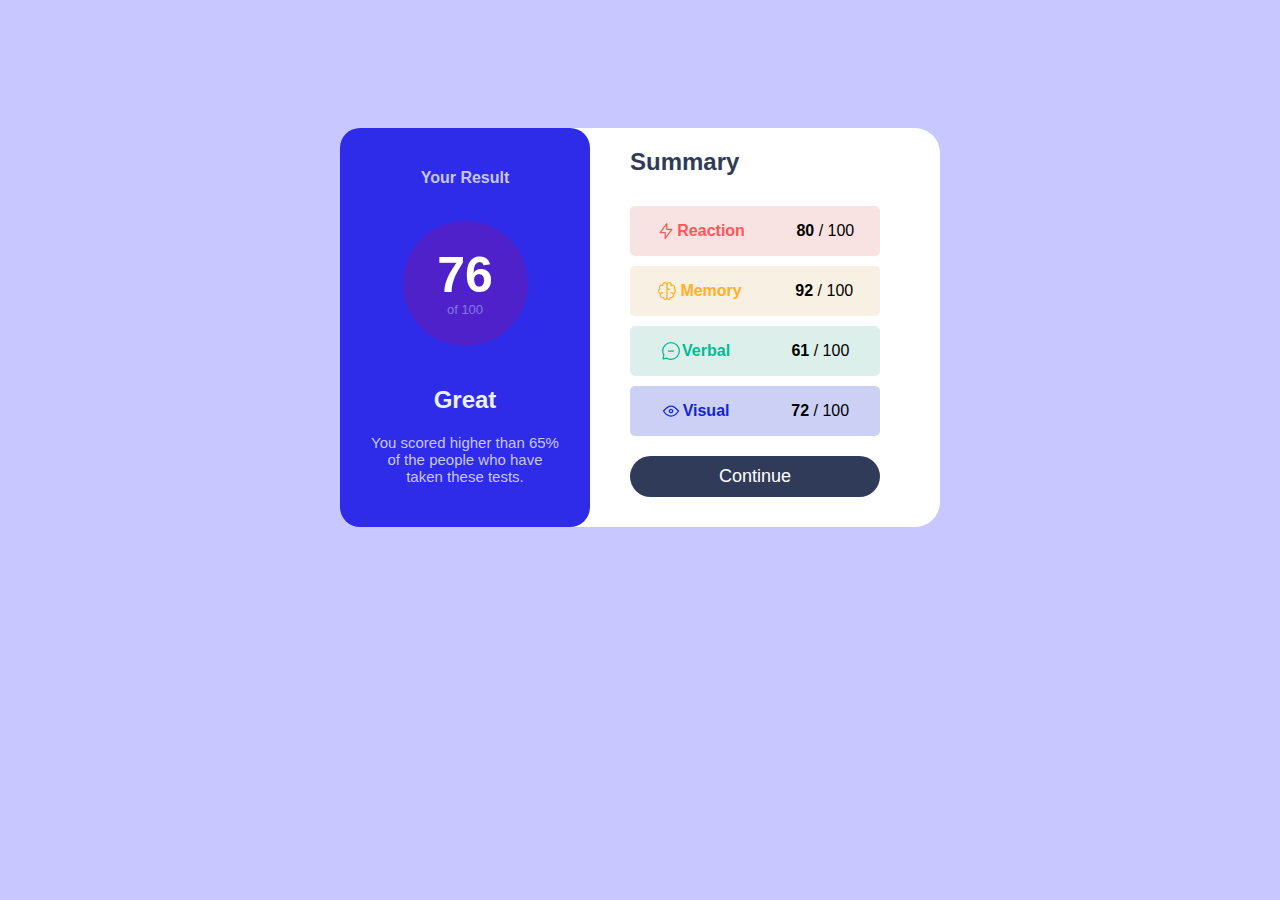
<file: index.html>
<!DOCTYPE html>
<html lang="en">
  <head>
    <meta charset="UTF-8" />
    <meta name="viewport" content="width=device-width, initial-scale=1.0" />
    <title>result-summary</title>
    <link rel="stylesheet" href="style.css" />
  </head>
  <body>
    <div class="content">
      <div class="result-container">
        <h4 class="result-title">Your result</h4>

        <div class="score-container">
          <h1 class="score">76</h1>

          <p class="of-score">of 100</p>
        </div>

        <h2 id="great">Great</h2>

        <p class="result-disc">
          You scored higher than 65% of the people who have taken these tests.
        </p>
      </div>

      <div class="summary">
        <h2 class="summary-title">Summary</h2>

        <div class="reaction-box">
          <p class="reaction">reaction</p>
          <p class="reaction-result"><span class="s80">80</span> / 100</p>
        </div>

        <div class="memory-box">
          <p class="memory">Memory</p>
          <p class="memory-result"><span class="s92">92</span> / 100</p>
        </div>

        <div class="verbal-box">
          <p class="verbal">verbal</p>
          <p class="verbal-result"><span class="s61">61</span> / 100</p>
        </div>

        <div class="visual-box">
          <p class="visual">visual</p>
          <p class="visual-result"><span class="s72">72</span> / 100</p>
        </div>

        <button>Continue</button>
      </div>
    </div>
  </body>
</html>
</file>
<file: style.css>
body {
  background-color: hsl(241, 100%, 89%);
}

* {
  font-family: sans-serif;
}

.content {
  display: flex;
  gap: 40px;
  background-color: #fff;
  flex: 1;
  width: 600px;
  border-radius: 25px;
  margin: 8rem auto;
}

.result-container {
  width: 250px;
  height: auto;
  background-color: hsl(241, 81%, 54%);
  text-align: center;
  padding-bottom: 20px;
  border-radius: 20px;
}

.result-title {
  color: hsl(241, 100%, 89%);
  text-transform: capitalize;
  padding-top: 20px;
}

.score-container {
  width: 125px;
  height: 125px;
  border-radius: 50%;
  background-color: hsla(256, 72%, 46%, 1);
  margin: auto;
  text-align: center;
  margin-bottom: 40px;
}

.score {
  color: #fff;
  font-size: 50px;
  padding-top: 25px;
}

.of-score {
  color: hsl(241, 100%, 89%);
  margin-top: -35px;
  opacity: 0.5;
  font-size: small;
}

#great {
  color: hsl(221, 100%, 96%);
}

.result-disc {
  text-align: center;
  padding: 0 30px;
  color: hsl(241, 100%, 89%);
  font-size: 15px;
}

.reaction,
.memory,
.verbal,
.visual {
  display: inline-block;
  text-transform: capitalize;
  font-weight: bold;
  font-family: sans-serif;
}

.s80,
.s92,
.s61,
.s72 {
  font-weight: bold;
  color: black;
}

.summary {
  display: flex;
  flex-direction: column;
  gap: 10px;
}

.summary-title {
  color: hsl(224, 30%, 27%);
}

.reaction-box {
  width: 250px;
  height: 50px;
  background-color: hsl(0, 60%, 93%);
  border-radius: 5px;
  display: flex;
  justify-content: space-around;
}

.reaction-box::before {
  content: url(assets/images/icon-reaction.svg);
  margin-top: 15px;
  margin-right: -50px;
}

.reaction {
  color: hsl(0, 100%, 67%);
}

.memory-box {
  width: 250px;
  height: 50px;
  background-color: hsl(39, 60%, 93%);
  border-radius: 5px;
  display: flex;
  justify-content: space-around;
}

.memory-box::before {
  content: url(assets/images/icon-memory.svg);
  margin-top: 15px;
  margin-right: -50px;
}

.memory {
  color: hsl(39, 100%, 56%);
}

.verbal-box {
  width: 250px;
  height: 50px;
  background-color: hsl(167, 36%, 90%);
  border-radius: 5px;
  display: flex;
  justify-content: space-around;
}

.verbal-box::before {
  content: url(assets/images/icon-verbal.svg);
  margin-top: 15px;
  margin-right: -60px;
}

.verbal {
  color: hsl(166, 100%, 37%);
}

.visual-box {
  width: 250px;
  height: 50px;
  background-color: hsl(234, 66%, 88%);
  border-radius: 5px;
  display: flex;
  justify-content: space-around;
  margin-bottom: 10px;
}

.visual-box::before {
  content: url(assets/images/icon-visual.svg);
  margin-top: 15px;
  margin-right: -60px;
}

.visual {
  color: hsl(234, 85%, 45%);
}

button {
  border-radius: 80px;
  padding: 10px 70px;
  font-size: large;
  color: white;
  background-color: hsl(224, 30%, 27%);
  margin-bottom: 30px;
  border: none;
  cursor: pointer;
}

button:hover {
  background-color: hsl(241, 81%, 54%);
  transition: 0.5s;
}
</file>
